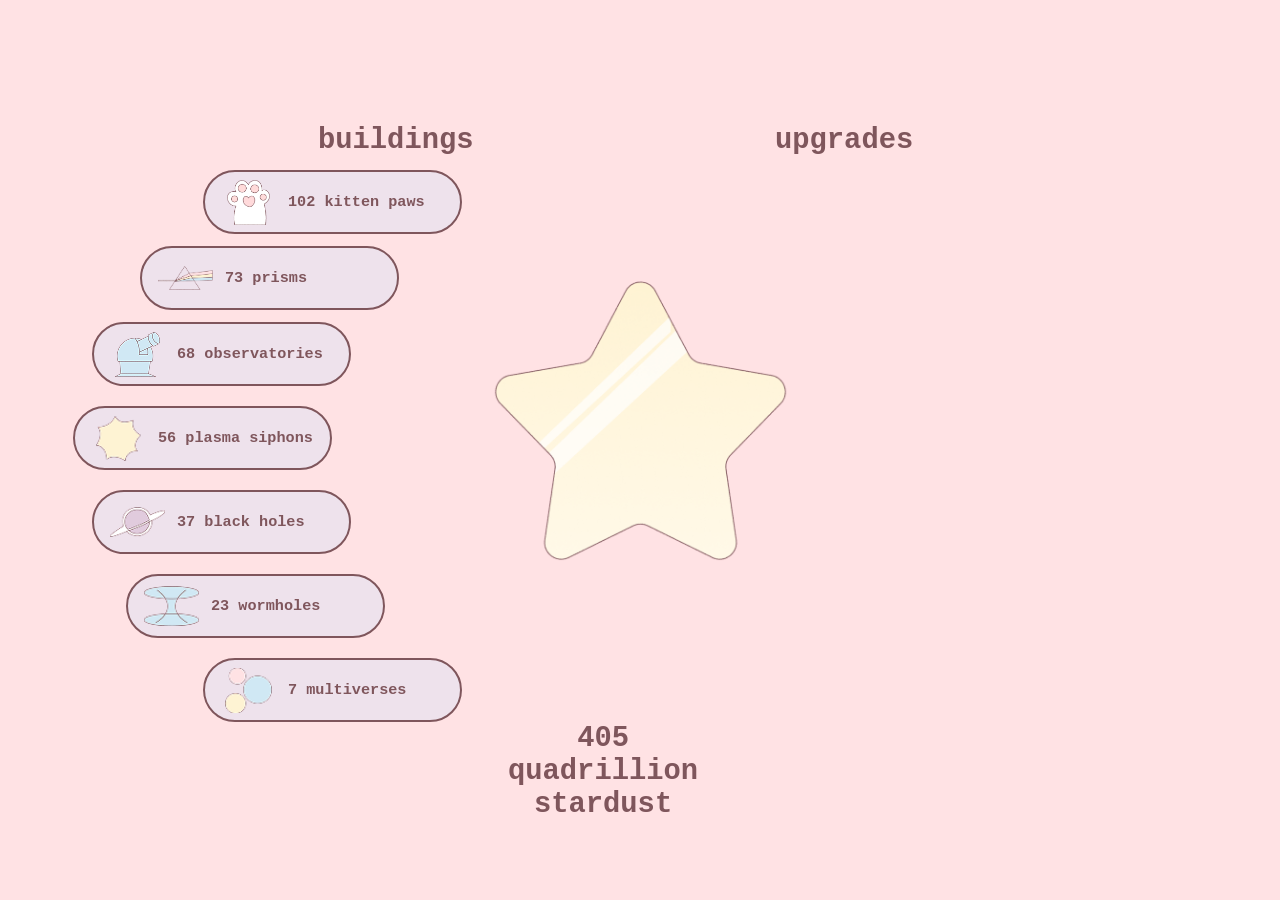
<file: starcollector/index.html>
<!DOCTYPE html>
<html lang="en">
<head>
    <meta charset="UTF-8">
    <meta name="viewport" content="width=device-width, initial-scale=1.0">
    <title>Stardust Clicker</title>
    <link rel="icon" type="image/x-icon" href="images/star.ico">
    <link rel="stylesheet" href="style.css">
</head>
<body>

    <div class="game-container">
        
        <h2 class="column-title" style="position: absolute; left: 318px; top: 50px;">buildings</h2>
        <h2 class="column-title" style="position: absolute; left: 775px; top: 50px;">upgrades</h2>

        <button id="main-star" class="star-btn">
            <img src="images/star.png" alt="Star" onerror="this.src='data:image/svg+xml;utf8,<svg xmlns=\'http://www.w3.org/2000/svg\' viewBox=\'0 0 24 24\' fill=\'%23FFF3CD\' stroke=\'%236A5257\' stroke-width=\'1\'><path d=\'M12 .587l3.668 7.431 8.2 1.192-5.934 5.785 1.4 8.168L12 18.896l-7.334 3.857 1.4-8.168L.133 9.21l8.2-1.192z\'/></svg>'">
        </button>
        
        <div class="score-display">
            <div class="score-number" id="stardust-count" >405</div>
            <div class="score-label">quadrillion<br>stardust</div>
        </div>

        <div id="upgrades-container">
            <!-- 14 Placeholder slots will be generated by JavaScript or static HTML -->
        </div>

       <button class="item-card" style="top: 120px; left: 203px;">
            <img src="images/paws.png" class="card-icon" alt="Paw">
            <span class="card-text">102 kitten paws</span>
        </button>

        <button class="item-card" style="top: 196px; left: 140px;">
            <img src="images/prisms.png" class="card-icon" alt="Prism">
            <span class="card-text">73 prisms</span>
        </button>

        <button class="item-card" style="top: 272px; left: 92px;">
            <img src="images/observatory.png" class="card-icon" alt="Paw">
            <span class="card-text">68 observatories</span>
        </button>

        <button class="item-card" style="top: 356px; left: 73px;">
            <img src="images/plasma_siphon.png" class="card-icon" alt="Plasma siphon">
            <span class="card-text">56 plasma siphons</span>
        </button>

        <button class="item-card" style="top: 440px; left: 92px;">
            <img src="images/black_hole.png" class="card-icon" alt="Black hole">
            <span class="card-text">37 black holes</span>
        </button>

        <button class="item-card" style="top: 524px; left: 126px;">
            <img src="images/wormhole.png" class="card-icon" alt="Wormhole">
            <span class="card-text">23 wormholes</span>
        </button>

        <button class="item-card" style="top: 608px; left: 203px;">
            <img src="images/multiverse.png" class="card-icon" alt="Multiverse">
            <span class="card-text">7 multiverses</span>
        </button>


    <!-- Script loaded at the bottom so the DOM elements exist before execution -->
    <script src="script.js"></script>
</body>
</html>
</file>
<file: starcollector/style.css>
/* Reset body to act as a strict viewport window */
body {
    background-color: #FFE2E4;
    height: 100vh;
    width: 100vw;
    margin: 0;
    padding: 0;
    overflow: hidden;
    position: relative;
}

/* The Fixed Artboard Canvas */
.game-container {
    position: absolute;
    width: 1280px;
    height: 800px;
    left: 50%;
    top: 50%;
    transform: translate(-50%, -50%) scale(1); /* Managed by JavaScript scale engine */
    transform-origin: center center;
    background-color: #FFE2E4;
    overflow: hidden;
}

.column-title {
    font-size: 1.8rem;
    font-weight: bold;
    margin-bottom: 20px;
    text-align: center;
    font-family: 'Courier New', Courier, monospace;
    color: #7F565C;
}

.score-display {
    position: absolute;
    font-size: 1.8rem;
    font-weight: bold;
    text-align: center;
    font-family: 'Courier New', Courier, monospace;
    color: #7F565C;
    justify-content: center;
    align-items: center;
    left: 508px;
    top: 672px;
    width: 277;
    height: 77;
    margin: 0; 
}

.item-card {
    position: absolute;

    outline: none;
    margin: 0;
    cursor: default;

    display: flex;
    flex-direction: row;
    align-items: center;
    padding: 0 16px;

    background-color: #EEE2EC;
    border: 2px solid #7F565C;
    border-radius: 40px;

    width: 259;
    height: 64;
    min-width: 259px;
    max-width: 259px;
    min-height: 64px;
    max-height: 64px;
    box-sizing: border-box;

    cursor: pointer;
    user-select: none;
    transition: transform 0.05s ease-in-out;
}

.item-card:active {
    transform: scale(0.97);
}
.item-card:hover {
    background-color: #E1CBDD;
}

.card-icon {
    width: 55px;
    height: 45px;
    object-fit: contain;
    margin-right: 12px;
    pointer-events: none;
}

.card-text {
    font-size: 0.95rem;
    font-weight: bold;
    text-align: center;
    font-family: 'Courier New', Courier, monospace;
    color: #7F565C;
    pointer-events: none;
}

.star-btn {
    position: absolute;
    left: 461px;
    top: 213px;
    background: transparent;
    border: none;
    cursor: default; /* Default cursor until JS detects star color */
    z-index: 5;
    outline: none;
    padding: 0;
    margin: 0;
    display: flex;
    justify-content: center;
    align-items: center;
    width: 358px;
    height: 341px;
    transition: transform 0.05s ease-in-out;
}

.star-btn img {
    width: 100%;
    height: 100%;
    object-fit: contain;
    pointer-events: none; /* Passes mouse coordinates straight to the button container */
}

/* Click animation class toggled via JavaScript */
.star-btn.star-active {
    transform: scale(0.95);
}
</file>
